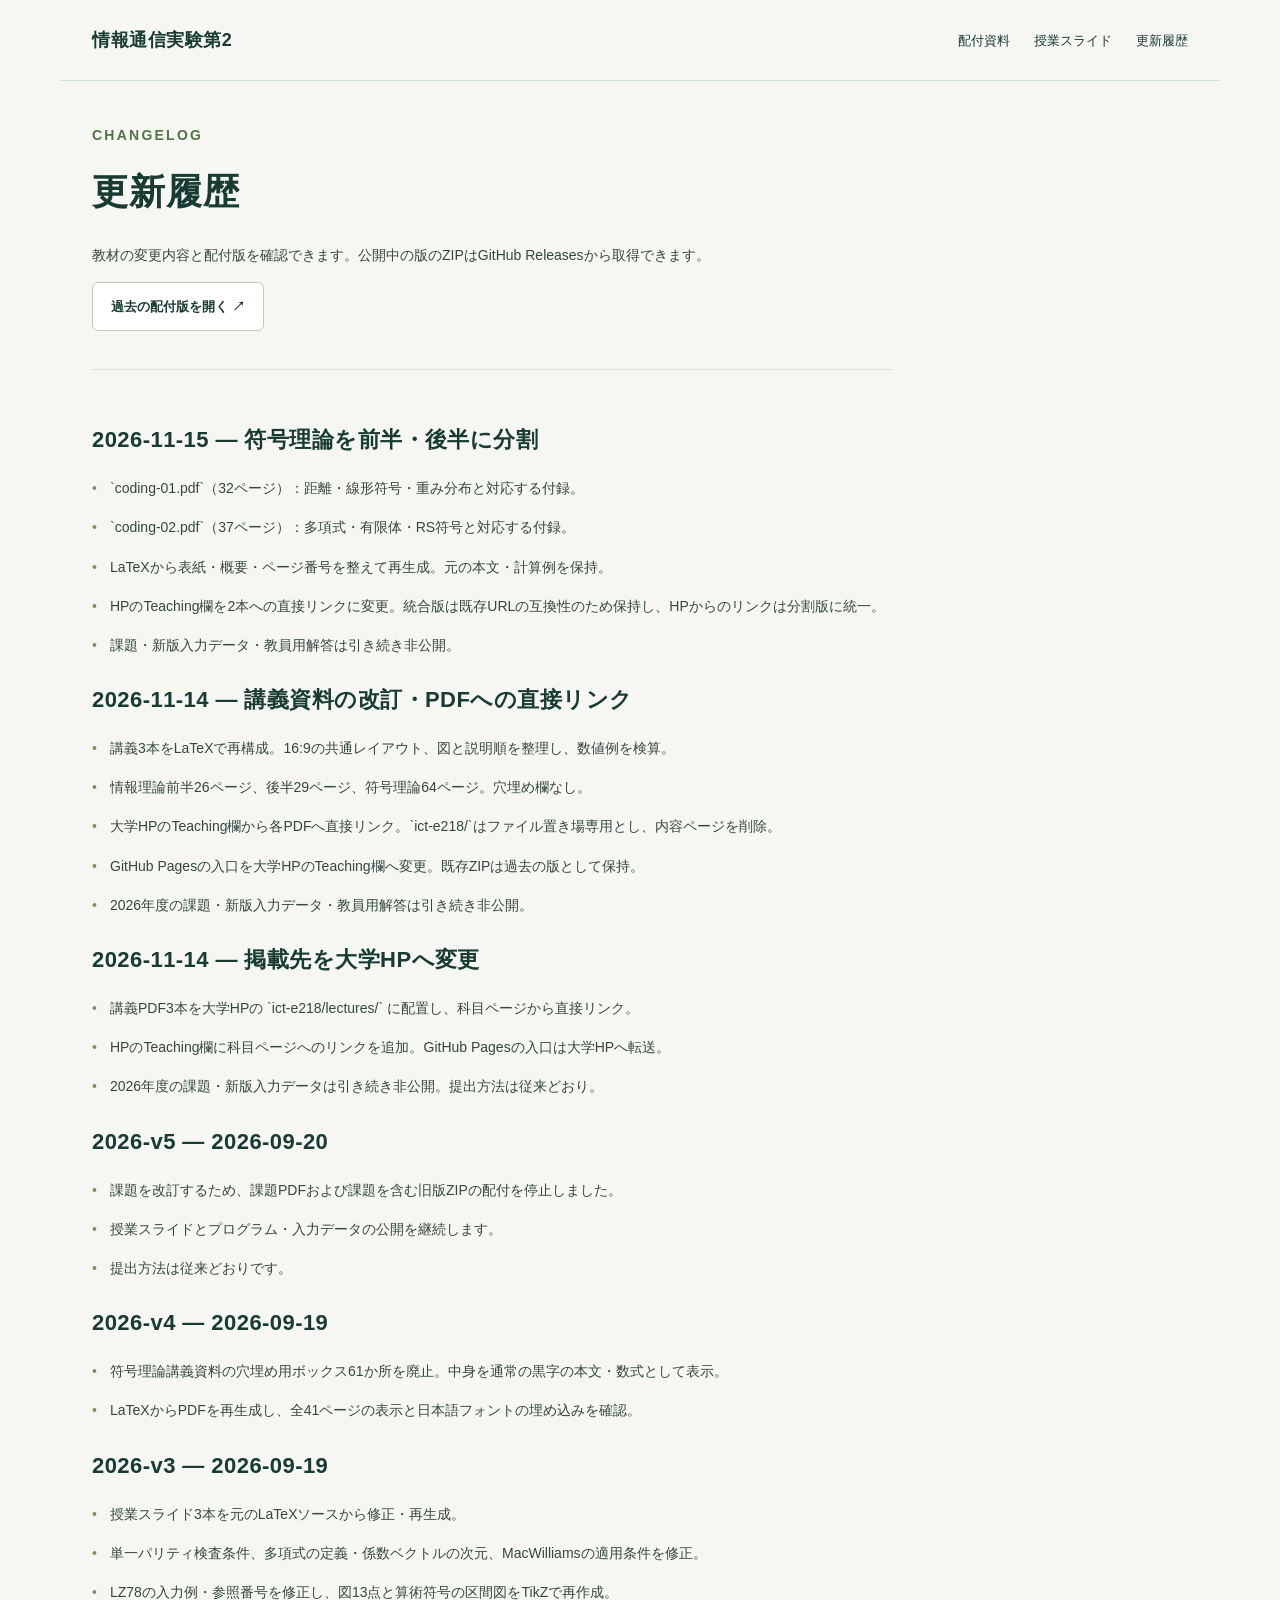
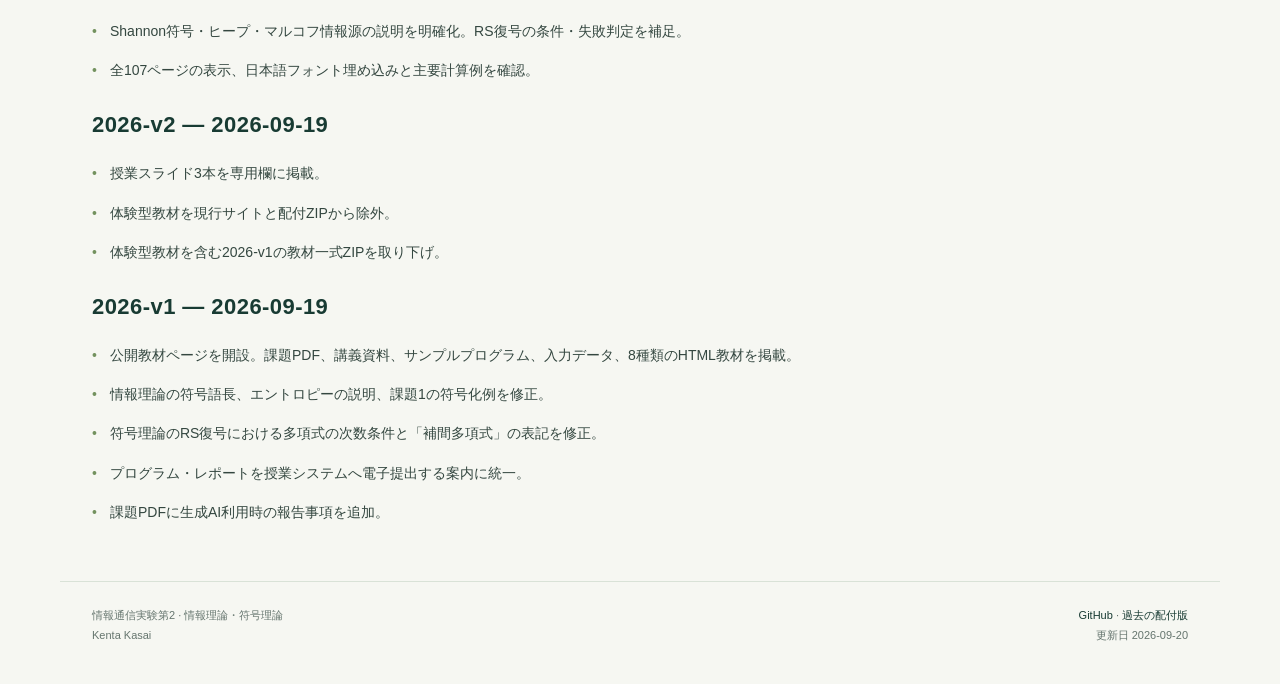
<file: updates.html>
<!doctype html>
<html lang="ja"><head><meta charset="utf-8"><meta name="viewport" content="width=device-width,initial-scale=1">
<meta name="description" content="情報通信実験第2の情報理論・符号理論の授業スライドと配付プログラム。課題は改訂中のため未公開です。">
<meta name="theme-color" content="#173d34"><title>更新履歴 | 情報通信実験第2</title><link rel="stylesheet" href="style.css"></head>
<body><a class="skip" href="#main">本文へ移動</a><header class="top"><a class="brand" href="./">情報通信実験第2</a><nav aria-label="主なメニュー"><a href="./#materials">配付資料</a><a href="./#slides">授業スライド</a><a href="updates.html">更新履歴</a></nav></header>
<main id="main"><section class="history"><p class="eyebrow">CHANGELOG</p><h1>更新履歴</h1><p>教材の変更内容と配付版を確認できます。公開中の版のZIPはGitHub Releasesから取得できます。</p><a class="button secondary" href="https://github.com/kasaikenta/ict-experiment-2/releases">過去の配付版を開く ↗</a><article><h2>2026-11-15 — 符号理論を前半・後半に分割</h2><p class="change-item">`coding-01.pdf`（32ページ）：距離・線形符号・重み分布と対応する付録。</p><p class="change-item">`coding-02.pdf`（37ページ）：多項式・有限体・RS符号と対応する付録。</p><p class="change-item">LaTeXから表紙・概要・ページ番号を整えて再生成。元の本文・計算例を保持。</p><p class="change-item">HPのTeaching欄を2本への直接リンクに変更。統合版は既存URLの互換性のため保持し、HPからのリンクは分割版に統一。</p><p class="change-item">課題・新版入力データ・教員用解答は引き続き非公開。</p><h2>2026-11-14 — 講義資料の改訂・PDFへの直接リンク</h2><p class="change-item">講義3本をLaTeXで再構成。16:9の共通レイアウト、図と説明順を整理し、数値例を検算。</p><p class="change-item">情報理論前半26ページ、後半29ページ、符号理論64ページ。穴埋め欄なし。</p><p class="change-item">大学HPのTeaching欄から各PDFへ直接リンク。`ict-e218/`はファイル置き場専用とし、内容ページを削除。</p><p class="change-item">GitHub Pagesの入口を大学HPのTeaching欄へ変更。既存ZIPは過去の版として保持。</p><p class="change-item">2026年度の課題・新版入力データ・教員用解答は引き続き非公開。</p><h2>2026-11-14 — 掲載先を大学HPへ変更</h2><p class="change-item">講義PDF3本を大学HPの `ict-e218/lectures/` に配置し、科目ページから直接リンク。</p><p class="change-item">HPのTeaching欄に科目ページへのリンクを追加。GitHub Pagesの入口は大学HPへ転送。</p><p class="change-item">2026年度の課題・新版入力データは引き続き非公開。提出方法は従来どおり。</p><h2>2026-v5 — 2026-09-20</h2><p class="change-item">課題を改訂するため、課題PDFおよび課題を含む旧版ZIPの配付を停止しました。</p><p class="change-item">授業スライドとプログラム・入力データの公開を継続します。</p><p class="change-item">提出方法は従来どおりです。</p><h2>2026-v4 — 2026-09-19</h2><p class="change-item">符号理論講義資料の穴埋め用ボックス61か所を廃止。中身を通常の黒字の本文・数式として表示。</p><p class="change-item">LaTeXからPDFを再生成し、全41ページの表示と日本語フォントの埋め込みを確認。</p><h2>2026-v3 — 2026-09-19</h2><p class="change-item">授業スライド3本を元のLaTeXソースから修正・再生成。</p><p class="change-item">単一パリティ検査条件、多項式の定義・係数ベクトルの次元、MacWilliamsの適用条件を修正。</p><p class="change-item">LZ78の入力例・参照番号を修正し、図13点と算術符号の区間図をTikZで再作成。</p><p class="change-item">Shannon符号・ヒープ・マルコフ情報源の説明を明確化。RS復号の条件・失敗判定を補足。</p><p class="change-item">全107ページの表示、日本語フォント埋め込みと主要計算例を確認。</p><h2>2026-v2 — 2026-09-19</h2><p class="change-item">授業スライド3本を専用欄に掲載。</p><p class="change-item">体験型教材を現行サイトと配付ZIPから除外。</p><p class="change-item">体験型教材を含む2026-v1の教材一式ZIPを取り下げ。</p><h2>2026-v1 — 2026-09-19</h2><p class="change-item">公開教材ページを開設。課題PDF、講義資料、サンプルプログラム、入力データ、8種類のHTML教材を掲載。</p><p class="change-item">情報理論の符号語長、エントロピーの説明、課題1の符号化例を修正。</p><p class="change-item">符号理論のRS復号における多項式の次数条件と「補間多項式」の表記を修正。</p><p class="change-item">プログラム・レポートを授業システムへ電子提出する案内に統一。</p><p class="change-item">課題PDFに生成AI利用時の報告事項を追加。</p></article></section></main><footer><span>情報通信実験第2 · 情報理論・符号理論<br>Kenta Kasai</span><span><a href="https://github.com/kasaikenta/ict-experiment-2">GitHub</a> · <a href="https://github.com/kasaikenta/ict-experiment-2/releases">過去の配付版</a><br>更新日 2026-09-20</span></footer></body></html>
</file>
<file: style.css>
:root{--ink:#183b33;--body:#344740;--muted:#65756e;--paper:#f6f7f2;--line:#d9e2d7;--green:#dcebcf;--white:#fff;--accent:#a8ce78}*{box-sizing:border-box}html{scroll-behavior:smooth;scroll-padding-top:30px}body{margin:0;background:var(--paper);color:var(--body);font-family:-apple-system,BlinkMacSystemFont,"Hiragino Kaku Gothic ProN","Yu Gothic",Meiryo,sans-serif;line-height:1.8}a{color:var(--ink);text-decoration:none}a:hover{text-decoration:underline;text-underline-offset:4px}a:focus-visible{outline:3px solid #477a32;outline-offset:5px}button,a{-webkit-tap-highlight-color:transparent}.top,main,footer{max-width:1160px;margin:auto}.top{padding:24px 32px;display:flex;justify-content:space-between;align-items:center;gap:24px;border-bottom:1px solid var(--line)}.brand{font-size:18px;font-weight:750;letter-spacing:.03em}.top nav{display:flex;gap:24px;font-size:13px}main{padding:0 32px}.hero{display:grid;grid-template-columns:1.8fr 1fr;gap:52px;align-items:center;padding:70px 0 62px}.eyebrow{font-size:11px;letter-spacing:.16em;font-weight:750;color:#517448;margin:0 0 16px}h1,h2,h3{line-height:1.5;color:var(--ink);margin-top:0}h1{font-size:42px;font-weight:750;letter-spacing:.025em;margin-bottom:24px}h2{font-size:27px;letter-spacing:.02em;margin-bottom:0}h3{font-size:24px;margin-bottom:8px}.intro{font-size:14px;line-height:2.1;margin-bottom:26px}.actions{display:flex;align-items:center;gap:24px;flex-wrap:wrap}.button{display:inline-flex;align-items:center;justify-content:space-between;gap:22px;border:1px solid var(--ink);padding:12px 18px;border-radius:6px;font-size:13px;font-weight:650}.button.primary{background:var(--ink);color:white}.button:hover{transform:translateY(-1px);text-decoration:none;box-shadow:0 3px 10px #183b3314}.button.secondary{background:#fff;border-color:#bacbb8}.text-link{font-size:13px;font-weight:600}.version{font-size:11px;display:flex;flex-wrap:wrap;gap:9px;color:var(--muted);margin-top:18px}.version span{margin-left:8px}.version a{text-decoration:underline}.hero-note{background:var(--green);border-radius:14px;padding:28px 28px 10px;border-top:4px solid var(--accent)}.note-label{font-size:13px;font-weight:700}.hero-note ol{padding-left:23px}.hero-note li{padding:7px 0 15px 7px;font-size:14px}.hero-note li::marker{font-weight:750;color:#638743}.hero-note li span{display:block;font-size:11px;margin-top:3px}section{padding:42px 0;scroll-margin-top:20px}.section-head{display:flex;justify-content:space-between;align-items:end;gap:24px;margin-bottom:24px}.section-head .eyebrow{margin-bottom:8px}.section-head>p{font-size:12px;color:var(--muted);margin:0}.materials-grid{display:grid;grid-template-columns:1fr 1fr;gap:24px}.material-card{border:1px solid var(--line);background:#fff;padding:28px;border-radius:10px;display:flex;flex-direction:column}.pill{font-size:11px;background:#edf3e7;border:1px solid #dbe7cf;border-radius:4px;width:fit-content;padding:2px 9px;margin-bottom:13px}.material-card>p{font-size:12px;color:var(--muted);margin:0 0 18px}.links{margin-bottom:24px;flex:1}.links a{font-size:14px;display:flex;justify-content:space-between;align-items:center;padding:12px 0;border-bottom:1px solid #edf0e9;gap:16px}.links a span{font-size:10px;color:var(--muted);white-space:nowrap}.material-card small{font-size:10px;color:var(--muted);margin-top:12px}.submission{padding:20px 24px;background:#e9ede5;border-radius:7px;margin-top:22px;display:flex;gap:26px;align-items:center}.submission strong{font-size:13px;white-space:nowrap}.submission p{font-size:12px;margin:0}.group-title{font-size:14px;padding-left:10px;border-left:3px solid #95b578;margin:28px 0 14px}.tool-grid{display:grid;grid-template-columns:repeat(3,1fr);gap:14px}.tool{position:relative;display:block;background:#fff;border:1px solid var(--line);border-radius:7px;padding:19px 28px 19px 19px}.tool:hover{border-color:#8bab76;text-decoration:none;background:#fbfdf8}.tool>span{display:block;font-weight:650;font-size:14px}.tool small{display:block;font-size:11px;color:var(--muted);margin-top:7px}.tool b{position:absolute;right:14px;top:18px;font-size:14px;color:#71905e}.muted{font-size:11px;color:var(--muted);margin-top:22px;max-width:900px}.updates-note{display:flex;justify-content:space-between;align-items:center;gap:40px;border-top:1px solid var(--line);margin:35px 0 25px;padding:36px 0}.updates-note>div{max-width:650px}.updates-note h2{font-size:23px}.updates-note p:not(.eyebrow){font-size:12px}.updates-note .button{white-space:nowrap}.updates-note .eyebrow{margin-bottom:8px}footer{display:flex;justify-content:space-between;border-top:1px solid var(--line);padding:24px 32px 38px;font-size:11px;color:var(--muted);gap:20px}footer>span:last-child{text-align:right}.skip{position:absolute;left:12px;top:-100px;background:#fff;padding:8px;z-index:5}.skip:focus{top:12px}.history{max-width:800px;min-height:70vh}.history h1{font-size:36px}.history>p{font-size:14px}.history article{border-top:1px solid var(--line);margin-top:38px;padding-top:28px}.history article h2{font-size:22px;margin:25px 0 20px}.history article p{font-size:14px}.change-item{padding-left:18px;position:relative}.change-item:before{content:'•';position:absolute;left:0;color:#73925f}@media(max-width:800px){.hero{grid-template-columns:1fr;gap:24px;padding-top:44px}.hero-note{max-width:none;padding:20px 24px 5px}.hero-note ol{display:flex;gap:32px;padding-left:20px}.hero-note li{flex:1;font-size:12px}.tool-grid{grid-template-columns:1fr 1fr}.submission{display:block}.submission p{margin-top:7px}.updates-note{display:block}.updates-note .button{margin-top:14px}}@media(max-width:540px){.top,main,footer{padding-left:20px;padding-right:20px}.top{align-items:start;gap:13px;flex-direction:column;padding-top:18px;padding-bottom:18px}.top nav{gap:24px;font-size:12px}.brand{font-size:16px}h1{font-size:31px}.hero{padding-top:35px;padding-bottom:24px}.intro{font-size:13px}.intro br{display:none}.hero-note ol{display:block}.hero-note li{padding-bottom:9px}.hero-note li span{display:inline;margin-left:8px}.materials-grid{grid-template-columns:1fr;gap:18px}.material-card{padding:22px}.section-head{display:block}.section-head>.text-link,.section-head>p{display:block;margin-top:12px}h2{font-size:23px}.tool-grid{grid-template-columns:1fr}.tool{padding:17px 28px 17px 17px}.tool small{margin-top:3px}.version{gap:6px}.version span{margin-left:3px}section{padding:32px 0}.actions{gap:16px}.updates-note{margin-top:14px}footer{font-size:10px}.button{font-size:12px}}@media(prefers-reduced-motion:reduce){html{scroll-behavior:auto}.button:hover{transform:none}}
</file>
